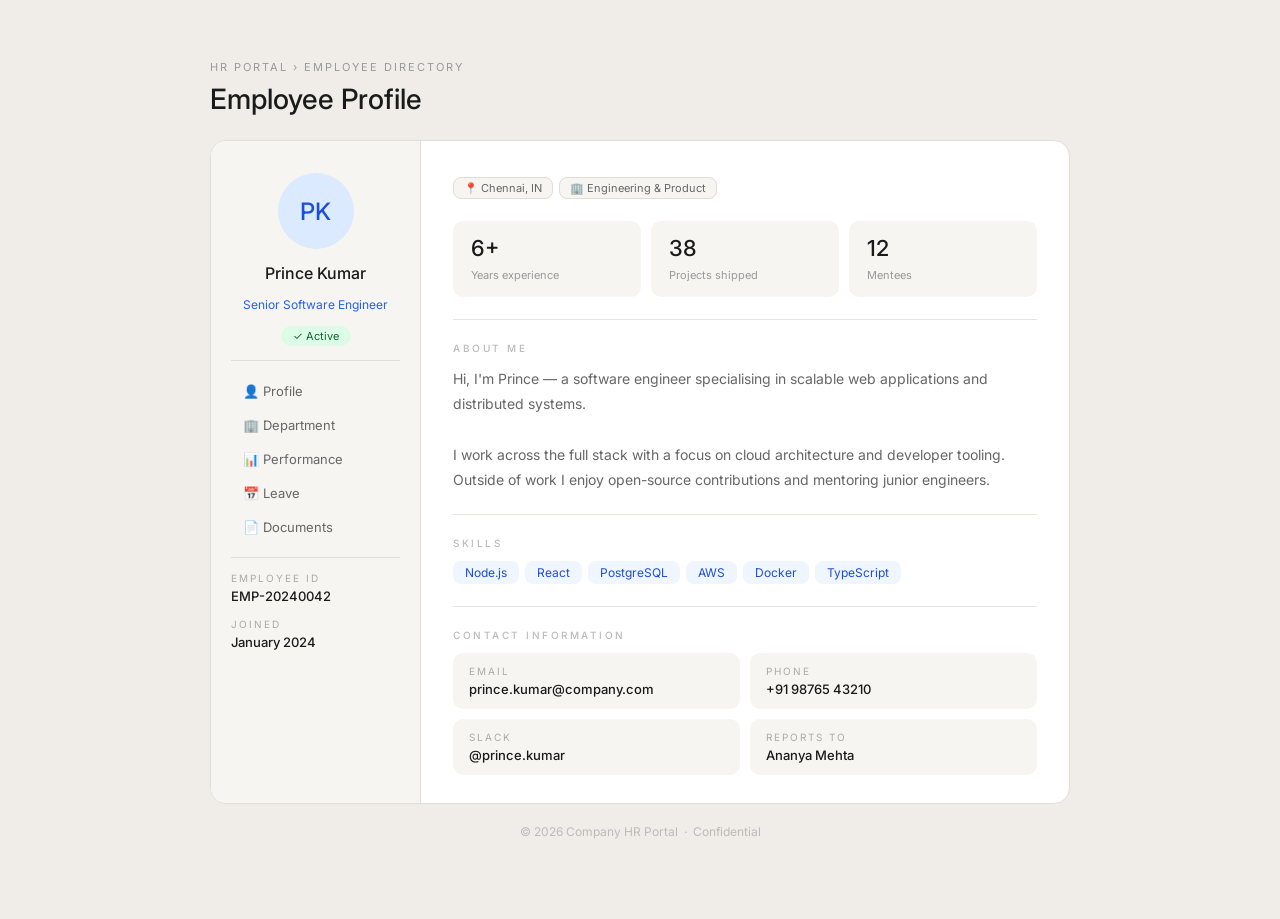
<file: HTML-1-Task/employee-profile/index.html>
<!-- Prince Employee Profile Page -->
<!DOCTYPE html>
<html lang="en">
<head>
  <meta charset="UTF-8" />
  <meta name="viewport" content="width=device-width, initial-scale=1.0" />
  <title>Prince Kumar – Employee Profile</title>
  <link rel="preconnect" href="https://fonts.googleapis.com" />
  <link href="https://fonts.googleapis.com/css2?family=Inter:wght@300;400;500&display=swap" rel="stylesheet" />

  <style>
    /* Reset */
    *, *::before, *::after { box-sizing: border-box; margin: 0; padding: 0; }

    body {
      font-family: 'Inter', sans-serif;
      background: #f0ede8;
      min-height: 100vh;
      display: flex;
      align-items: flex-start;
      justify-content: center;
      padding: 60px 20px 80px;
    }

    /* Page wrapper */
    .page { width: 100%; max-width: 860px; }

    /* Breadcrumb label */
    .breadcrumb {
      font-size: 11px;
      letter-spacing: 2px;
      text-transform: uppercase;
      color: #999;
      margin-bottom: 8px;
    }

    /* h1 – Page title */
    h1 {
      font-size: 28px;
      font-weight: 500;
      color: #1a1a1a;
      margin-bottom: 24px;
    }

    /* Two-column layout */
    .layout {
      display: grid;
      grid-template-columns: 210px 1fr;
      border: 1px solid #e0ddd8;
      border-radius: 16px;
      overflow: hidden;
      background: #fff;
    }

    /* ── Sidebar ── */
    .sidebar {
      background: #f7f5f1;
      border-right: 1px solid #e0ddd8;
      padding: 32px 20px;
      display: flex;
      flex-direction: column;
      align-items: center;
      gap: 14px;
    }

    /* Avatar circle */
    .avatar {
      width: 76px;
      height: 76px;
      border-radius: 50%;
      background: #dbeafe;
      display: flex;
      align-items: center;
      justify-content: center;
      font-size: 24px;
      font-weight: 500;
      color: #1d4ed8;
    }

    /* h2 – Employee name */
    h2 {
      font-size: 16px;
      font-weight: 500;
      color: #1a1a1a;
      text-align: center;
    }

    /* h3 – Position */
    h3 {
      font-size: 12px;
      font-weight: 400;
      color: #2563eb;
      text-align: center;
    }

    /* Active badge */
    .badge-active {
      font-size: 11px;
      padding: 3px 12px;
      border-radius: 20px;
      background: #dcfce7;
      color: #166534;
    }

    /* Sidebar divider */
    .side-hr {
      width: 100%;
      border: none;
      border-top: 1px solid #e0ddd8;
    }

    /* Sidebar nav items */
    .nav { width: 100%; display: flex; flex-direction: column; gap: 2px; }

    .nav-item {
      font-size: 13px;
      color: #666;
      padding: 8px 12px;
      border-radius: 8px;
      display: flex;
      align-items: center;
      gap: 8px;
      cursor: default;
    }

    /* Sidebar meta (ID, joined) */
    .meta { width: 100%; }

    /* h6 – meta labels */
    h6 {
      font-size: 10px;
      font-weight: 400;
      letter-spacing: 2px;
      text-transform: uppercase;
      color: #aaa;
      margin-bottom: 4px;
    }

    .meta-val {
      font-size: 13px;
      font-weight: 500;
      color: #1a1a1a;
    }

    /* ── Main content ── */
    .main { padding: 32px 32px 28px; display: flex; flex-direction: column; gap: 22px; }

    /* Top row inside main */
    .top-row {
      display: flex;
      align-items: flex-start;
      justify-content: space-between;
      gap: 12px;
      flex-wrap: wrap;
    }

    .badge-row { display: flex; gap: 6px; flex-wrap: wrap; margin-top: 4px; }

    .badge {
      font-size: 11px;
      padding: 3px 10px;
      border-radius: 8px;
      background: #f7f5f1;
      color: #666;
      border: 1px solid #e0ddd8;
    }

    /* Stats row */
    .stats {
      display: grid;
      grid-template-columns: repeat(3, 1fr);
      gap: 10px;
    }

    .stat {
      background: #f7f5f1;
      border-radius: 10px;
      padding: 14px 18px;
    }

    /* h4 – stat number (repurposed) */
    h4 {
      font-size: 22px;
      font-weight: 500;
      color: #1a1a1a;
      margin-bottom: 2px;
    }

    .stat-lbl { font-size: 11px; color: #999; }

    /* Section divider */
    .main-hr { border: none; border-top: 1px solid #e8e5e0; }

    /* h5 – section headings */
    h5 {
      font-size: 10px;
      font-weight: 500;
      letter-spacing: 2.5px;
      text-transform: uppercase;
      color: #bbb;
      margin-bottom: 12px;
    }

    /* About paragraph */
    p.about { font-size: 14px; line-height: 1.8; color: #666; }

    /* Skills */
    .skills { display: flex; flex-wrap: wrap; gap: 6px; }

    .skill {
      font-size: 12px;
      padding: 4px 12px;
      border-radius: 8px;
      background: #eff6ff;
      color: #1d4ed8;
    }

    /* Contact grid */
    .contact-grid {
      display: grid;
      grid-template-columns: repeat(2, 1fr);
      gap: 10px;
    }

    .contact-item {
      background: #f7f5f1;
      border-radius: 10px;
      padding: 12px 16px;
    }

    /* Contact value paragraph */
    p.contact-val {
      font-size: 13px;
      font-weight: 500;
      color: #1a1a1a;
    }

    /* Footer */
    footer {
      margin-top: 20px;
      text-align: center;
      font-size: 12px;
      color: #bbb;
    }
  </style>
</head>

<body>
<div class="page">

  <!-- Breadcrumb -->
  <p class="breadcrumb">HR Portal &rsaquo; Employee Directory</p>

  <!-- h1 – Main heading -->
  <h1>Employee Profile</h1>

  <!-- Two-column layout -->
  <div class="layout">

    <!-- Sidebar -->
    <aside class="sidebar">
      <div class="avatar">PK</div>

      <!-- h2 – Employee Name -->
      <h2>Prince Kumar</h2>

      <!-- h3 – Position -->
      <h3>Senior Software Engineer</h3>

      <span class="badge-active">&#x2713; Active</span>

      <hr class="side-hr" />

      <!-- Sidebar nav -->
      <nav class="nav">
        <div class="nav-item">&#128100; Profile</div>
        <div class="nav-item">&#127970; Department</div>
        <div class="nav-item">&#128202; Performance</div>
        <div class="nav-item">&#128197; Leave</div>
        <div class="nav-item">&#128196; Documents</div>
      </nav>

      <hr class="side-hr" />

      <!-- Meta: Employee ID -->
      <div class="meta">
        <!-- h6 – meta label -->
        <h6>Employee ID</h6>
        <p class="meta-val">EMP-20240042</p>
      </div>

      <!-- Meta: Joined -->
      <div class="meta">
        <h6>Joined</h6>
        <p class="meta-val">January 2024</p>
      </div>
    </aside>

    <!-- Main content -->
    <main class="main">

      <!-- Top row -->
      <div class="top-row">
        <div>
          <div class="badge-row">
            <span class="badge">&#128205; Chennai, IN</span>
            <span class="badge">&#127970; Engineering &amp; Product</span>
          </div>
        </div>
      </div>

      <!-- Stats -->
      <div class="stats">
        <div class="stat">
          <!-- h4 repurposed for stat number -->
          <h4>6+</h4>
          <span class="stat-lbl">Years experience</span>
        </div>
        <div class="stat">
          <h4>38</h4>
          <span class="stat-lbl">Projects shipped</span>
        </div>
        <div class="stat">
          <h4>12</h4>
          <span class="stat-lbl">Mentees</span>
        </div>
      </div>

      <hr class="main-hr" />

      <!-- About Me -->
      <div>
        <!-- h5 – section label -->
        <h5>About Me</h5>
        <p class="about">
          Hi, I'm Prince &mdash; a software engineer specialising in scalable web
          applications and distributed systems.<br /><br />
          I work across the full stack with a focus on cloud architecture and
          developer tooling. Outside of work I enjoy open-source contributions
          and mentoring junior engineers.
        </p>
      </div>

      <hr class="main-hr" />

      <!-- Skills -->
      <div>
        <h5>Skills</h5>
        <div class="skills">
          <span class="skill">Node.js</span>
          <span class="skill">React</span>
          <span class="skill">PostgreSQL</span>
          <span class="skill">AWS</span>
          <span class="skill">Docker</span>
          <span class="skill">TypeScript</span>
        </div>
      </div>

      <hr class="main-hr" />

      <!-- Contact Information -->
      <div>
        <h5>Contact Information</h5>
        <div class="contact-grid">
          <div class="contact-item">
            <h6>Email</h6>
            <p class="contact-val">prince.kumar@company.com</p>
          </div>
          <div class="contact-item">
            <h6>Phone</h6>
            <p class="contact-val">+91 98765 43210</p>
          </div>
          <div class="contact-item">
            <h6>Slack</h6>
            <p class="contact-val">@prince.kumar</p>
          </div>
          <div class="contact-item">
            <h6>Reports to</h6>
            <p class="contact-val">Ananya Mehta</p>
          </div>
        </div>
      </div>

    </main>
  </div>

  <!-- Footer -->
  <footer>
    <!-- HR system footer -->
    &copy; 2026 Company HR Portal &nbsp;&middot;&nbsp; Confidential
  </footer>

</div>
</body>
</html>
</file>
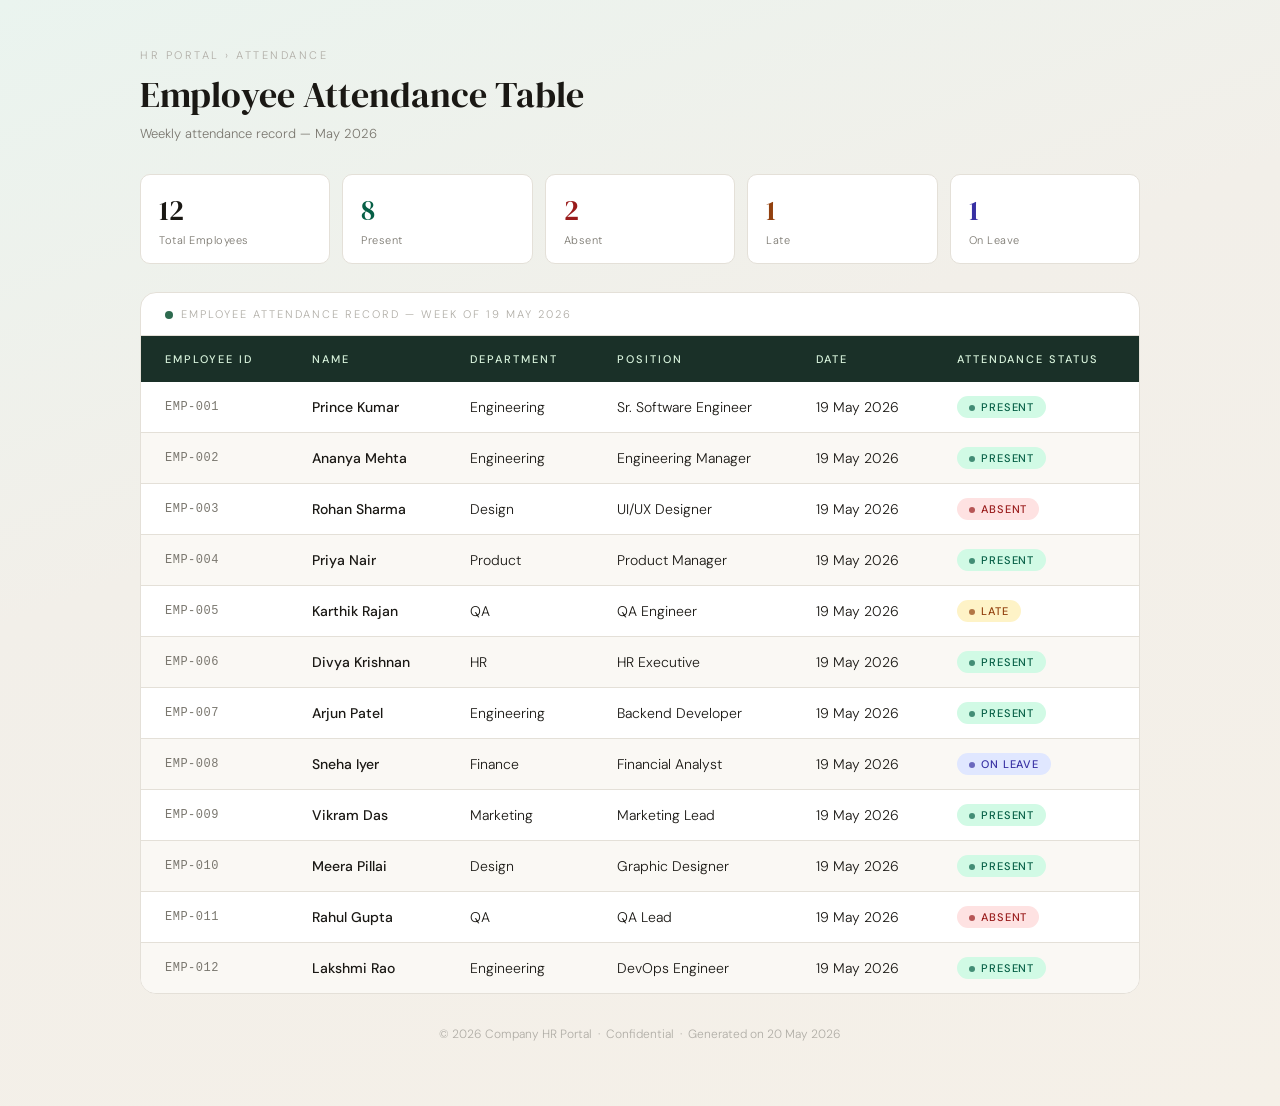
<file: HTML-2-Task/Employee-Attendance-Table/index.html>
<!DOCTYPE html>
<html lang="en">

<head>
  <meta charset="UTF-8" />
  <meta name="viewport" content="width=device-width, initial-scale=1.0" />
  <meta name="description" content="Employee Attendance Table - HR Portal" />
  <meta name="author" content="Prince Kumar" />
  <title>Employee Attendance Table</title>

  <!-- Linking External CSS -->
  <link rel="stylesheet" href="styles.css" />

  <!-- Google Fonts -->
  <link rel="preconnect" href="https://fonts.googleapis.com" />
  <link rel="preconnect" href="https://fonts.gstatic.com" crossorigin />
  <link href="https://fonts.googleapis.com/css2?family=DM+Serif+Display&family=DM+Sans:wght@300;400;500&display=swap" rel="stylesheet" />
</head>

<body>

  <div class="page">

    <!-- Page Header -->
    <header class="page-header">
      <p class="page-label">HR Portal &rsaquo; Attendance</p>
      <h1>Employee Attendance Table</h1>
      <p class="page-sub">Weekly attendance record &mdash; May 2026</p>
    </header>

    <!-- Summary Cards -->
    <div class="summary">
      <div class="summary-card">
        <span class="summary-num">12</span>
        <span class="summary-lbl">Total Employees</span>
      </div>
      <div class="summary-card">
        <span class="summary-num present-num">8</span>
        <span class="summary-lbl">Present</span>
      </div>
      <div class="summary-card">
        <span class="summary-num absent-num">2</span>
        <span class="summary-lbl">Absent</span>
      </div>
      <div class="summary-card">
        <span class="summary-num late-num">1</span>
        <span class="summary-lbl">Late</span>
      </div>
      <div class="summary-card">
        <span class="summary-num leave-num">1</span>
        <span class="summary-lbl">On Leave</span>
      </div>
    </div>

    <!-- Attendance Table -->
    <div class="table-wrapper">
      <table>

        <!-- Caption -->
        <caption>Employee Attendance Record &mdash; Week of 19 May 2026</caption>

        <!-- Table Head -->
        <thead>
          <tr>
            <th scope="col">Employee ID</th>
            <th scope="col">Name</th>
            <th scope="col">Department</th>
            <th scope="col">Position</th>
            <th scope="col">Date</th>
            <th scope="col">Attendance Status</th>
          </tr>
        </thead>

        <!-- Table Body -->
        <tbody>

          <tr>
            <td>EMP-001</td>
            <td class="name-cell">Prince Kumar</td>
            <td>Engineering</td>
            <td>Sr. Software Engineer</td>
            <td>19 May 2026</td>
            <td><span class="status present">Present</span></td>
          </tr>

          <tr>
            <td>EMP-002</td>
            <td class="name-cell">Ananya Mehta</td>
            <td>Engineering</td>
            <td>Engineering Manager</td>
            <td>19 May 2026</td>
            <td><span class="status present">Present</span></td>
          </tr>

          <tr>
            <td>EMP-003</td>
            <td class="name-cell">Rohan Sharma</td>
            <td>Design</td>
            <td>UI/UX Designer</td>
            <td>19 May 2026</td>
            <td><span class="status absent">Absent</span></td>
          </tr>

          <tr>
            <td>EMP-004</td>
            <td class="name-cell">Priya Nair</td>
            <td>Product</td>
            <td>Product Manager</td>
            <td>19 May 2026</td>
            <td><span class="status present">Present</span></td>
          </tr>

          <tr>
            <td>EMP-005</td>
            <td class="name-cell">Karthik Rajan</td>
            <td>QA</td>
            <td>QA Engineer</td>
            <td>19 May 2026</td>
            <td><span class="status late">Late</span></td>
          </tr>

          <tr>
            <td>EMP-006</td>
            <td class="name-cell">Divya Krishnan</td>
            <td>HR</td>
            <td>HR Executive</td>
            <td>19 May 2026</td>
            <td><span class="status present">Present</span></td>
          </tr>

          <tr>
            <td>EMP-007</td>
            <td class="name-cell">Arjun Patel</td>
            <td>Engineering</td>
            <td>Backend Developer</td>
            <td>19 May 2026</td>
            <td><span class="status present">Present</span></td>
          </tr>

          <tr>
            <td>EMP-008</td>
            <td class="name-cell">Sneha Iyer</td>
            <td>Finance</td>
            <td>Financial Analyst</td>
            <td>19 May 2026</td>
            <td><span class="status leave">On Leave</span></td>
          </tr>

          <tr>
            <td>EMP-009</td>
            <td class="name-cell">Vikram Das</td>
            <td>Marketing</td>
            <td>Marketing Lead</td>
            <td>19 May 2026</td>
            <td><span class="status present">Present</span></td>
          </tr>

          <tr>
            <td>EMP-010</td>
            <td class="name-cell">Meera Pillai</td>
            <td>Design</td>
            <td>Graphic Designer</td>
            <td>19 May 2026</td>
            <td><span class="status present">Present</span></td>
          </tr>

          <tr>
            <td>EMP-011</td>
            <td class="name-cell">Rahul Gupta</td>
            <td>QA</td>
            <td>QA Lead</td>
            <td>19 May 2026</td>
            <td><span class="status absent">Absent</span></td>
          </tr>

          <tr>
            <td>EMP-012</td>
            <td class="name-cell">Lakshmi Rao</td>
            <td>Engineering</td>
            <td>DevOps Engineer</td>
            <td>19 May 2026</td>
            <td><span class="status present">Present</span></td>
          </tr>

        </tbody>
      </table>
    </div>

    <!-- Footer -->
    <footer class="page-footer">
      <p>&copy; 2026 Company HR Portal &nbsp;&middot;&nbsp; Confidential &nbsp;&middot;&nbsp; Generated on 20 May 2026</p>
    </footer>

  </div>

</body>
</html>
</file>
<file: HTML-2-Task/Employee-Attendance-Table/styles.css>
/* =============================================
   styles.css — Employee Attendance Table
   ============================================= */

/* ── CSS Variables ── */
:root {
  --bg:           #f2efe9;
  --surface:      #ffffff;
  --border:       #e4e0d8;
  --text-primary: #1a1814;
  --text-muted:   #7a776f;
  --text-hint:    #b0ada6;

  --present-bg:   #d1fae5;
  --present-text: #065f46;
  --absent-bg:    #fee2e2;
  --absent-text:  #991b1b;
  --late-bg:      #fef3c7;
  --late-text:    #92400e;
  --leave-bg:     #e0e7ff;
  --leave-text:   #3730a3;

  --accent:       #2d6a4f;
  --header-bg:    #1a3028;
  --header-text:  #d8f3dc;

  --row-hover:    #f7f4ee;
  --row-stripe:   #faf8f4;

  --radius-sm:    6px;
  --radius-md:    10px;
  --radius-lg:    16px;
}

/* ── Reset ── */
*, *::before, *::after {
  box-sizing: border-box;
  margin: 0;
  padding: 0;
}

/* ── Body & Font Styling ── */
body {
  font-family: 'DM Sans', sans-serif;
  font-weight: 300;
  font-size: 15px;
  background-color: var(--bg);
  color: var(--text-primary);
  min-height: 100vh;
  padding: 48px 20px 64px;
  /* Background gradient */
  background-image: linear-gradient(160deg, #eaf4ef 0%, #f2efe9 40%, #f5f0e8 100%);
}

/* ── Page wrapper ── */
.page {
  width: 100%;
  max-width: 1000px;
  margin: 0 auto;
}

/* ── Page Header ── */
.page-header {
  margin-bottom: 32px;
}

.page-label {
  font-size: 11px;
  letter-spacing: 2.5px;
  text-transform: uppercase;
  color: var(--text-hint);
  margin-bottom: 8px;
}

/* h1 heading */
h1 {
  font-family: 'DM Serif Display', serif;
  font-size: 36px;
  font-weight: 400;
  color: var(--text-primary);
  margin-bottom: 6px;
}

.page-sub {
  font-size: 13px;
  color: var(--text-muted);
}

/* ── Summary Cards ── */
.summary {
  display: grid;
  grid-template-columns: repeat(5, 1fr);
  gap: 12px;
  margin-bottom: 28px;
}

.summary-card {
  background: var(--surface);
  border: 1px solid var(--border);
  border-radius: var(--radius-md);
  padding: 16px 18px;
  display: flex;
  flex-direction: column;
  gap: 4px;
}

.summary-num {
  font-family: 'DM Serif Display', serif;
  font-size: 28px;
  color: var(--text-primary);
}

.summary-lbl {
  font-size: 11px;
  color: var(--text-muted);
  letter-spacing: 0.5px;
}

.present-num { color: var(--present-text); }
.absent-num  { color: var(--absent-text);  }
.late-num    { color: var(--late-text);    }
.leave-num   { color: var(--leave-text);   }

/* ── Table Wrapper ── */
.table-wrapper {
  background: var(--surface);
  border: 1px solid var(--border);
  border-radius: var(--radius-lg);
  overflow: hidden;
  margin-bottom: 24px;
}

/* ── Table Styling ── */
table {
  width: 100%;
  border-collapse: collapse;
  font-size: 14px;
}

/* Caption */
caption {
  font-size: 11px;
  letter-spacing: 2px;
  text-transform: uppercase;
  color: var(--text-hint);
  padding: 14px 24px;
  text-align: left;
  border-bottom: 1px solid var(--border);
  caption-side: top;
}

/* Pseudo-element decoration on caption */
caption::before {
  content: '';
  display: inline-block;
  width: 8px;
  height: 8px;
  border-radius: 50%;
  background-color: var(--accent);
  margin-right: 8px;
  vertical-align: middle;
}

/* ── Table Head ── */
thead tr {
  background-color: var(--header-bg);
}

thead th {
  font-family: 'DM Sans', sans-serif;
  font-size: 11px;
  font-weight: 500;
  letter-spacing: 2px;
  text-transform: uppercase;
  color: var(--header-text);
  padding: 16px 24px;
  text-align: left;
  border: none;
}

/* Pseudo-element: accent line after last th */
thead th:last-child::after {
  content: '';
  display: block;
  width: 0;
  height: 0;
}

/* ── Table Body ── */
tbody tr {
  border-bottom: 1px solid var(--border);
  transition: background-color 0.18s ease;
}

/* Zebra stripe */
tbody tr:nth-child(even) {
  background-color: var(--row-stripe);
}

/* Hover Effect */
tbody tr:hover {
  background-color: var(--row-hover);
  cursor: default;
}

tbody tr:last-child {
  border-bottom: none;
}

tbody td {
  padding: 14px 24px;
  color: var(--text-primary);
  vertical-align: middle;
}

/* Employee ID column — monospace styling */
tbody td:first-child {
  font-family: 'Courier New', monospace;
  font-size: 12px;
  color: var(--text-muted);
  letter-spacing: 0.5px;
}

/* Name cell — slightly bolder */
.name-cell {
  font-weight: 500;
}

/* ── Attendance Status Badges ── */
.status {
  display: inline-block;
  font-size: 11px;
  font-weight: 500;
  letter-spacing: 0.8px;
  text-transform: uppercase;
  padding: 4px 12px;
  border-radius: 20px;
}

/* Present */
.status.present {
  background-color: var(--present-bg);
  color: var(--present-text);
}

/* Absent */
.status.absent {
  background-color: var(--absent-bg);
  color: var(--absent-text);
}

/* Late */
.status.late {
  background-color: var(--late-bg);
  color: var(--late-text);
}

/* On Leave */
.status.leave {
  background-color: var(--leave-bg);
  color: var(--leave-text);
}

/* Pseudo-element: dot before each status badge */
.status::before {
  content: '';
  display: inline-block;
  width: 6px;
  height: 6px;
  border-radius: 50%;
  margin-right: 6px;
  vertical-align: middle;
  background-color: currentColor;
  opacity: 0.7;
}

/* ── Page Footer ── */
.page-footer {
  text-align: center;
  font-size: 12px;
  color: var(--text-hint);
  padding-top: 8px;
}
</file>
